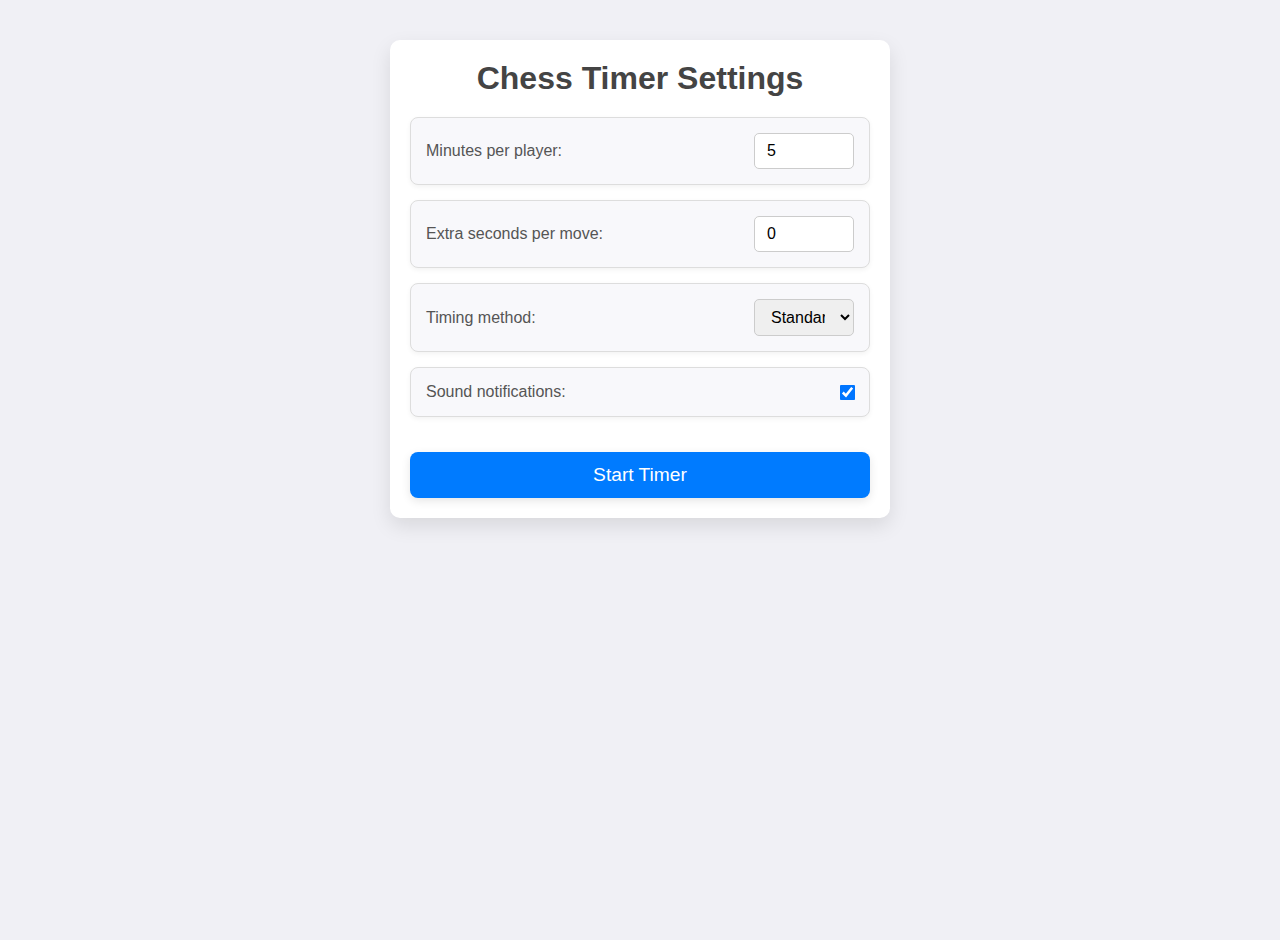
<file: index.html>
<!DOCTYPE html>
<html lang="en">
<head>
    <meta charset="UTF-8">
    <meta name="viewport" content="width=device-width, initial-scale=1.0">
    <title>Chess Timer - Setup</title>
    <link rel="stylesheet" href="styles.css">
</head>
<body>
    <div id="menu">
        <h2>Chess Timer Settings</h2>
        
        <div class="setting">
            <label for="minutesPerPlayer">Minutes per player:</label>
            <input type="number" id="minutesPerPlayer" value="5" min="1" step="1">
        </div>

        <div class="setting">
            <label for="extraSeconds">Extra seconds per move:</label>
            <input type="number" id="extraSeconds" value="0" min="0" step="1">
        </div>

        <div class="setting">
            <label for="timingMethod">Timing method:</label>
            <select id="timingMethod">
                <option value="standard">Standard</option>
                <option value="fischer">Fischer</option>
            </select>
        </div>

        <div class="setting">
            <label for="soundNotifications">Sound notifications:</label>
            <input type="checkbox" id="soundNotifications" checked>
        </div>

        <button id="startButton">Start Timer</button>
    </div>

    <script>
        document.addEventListener('DOMContentLoaded', () => {
            const startButton = document.getElementById('startButton');
            const minutesPerPlayerInput = document.getElementById('minutesPerPlayer');
            const extraSecondsInput = document.getElementById('extraSeconds');
            const timingMethodInput = document.getElementById('timingMethod');
            const soundNotificationsInput = document.getElementById('soundNotifications');

            startButton.addEventListener('click', () => {
                const minutesPerPlayer = minutesPerPlayerInput.value;
                const extraSeconds = extraSecondsInput.value;
                const timingMethod = timingMethodInput.value;
                const soundNotifications = soundNotificationsInput.checked;

                // Pass the settings to the timer page
                window.localStorage.setItem('minutesPerPlayer', minutesPerPlayer);
                window.localStorage.setItem('extraSeconds', extraSeconds);
                window.localStorage.setItem('timingMethod', timingMethod);
                window.localStorage.setItem('soundNotifications', soundNotifications);

                // Navigate to the timer page
                window.location.href = 'timer.html';
            });
        });
    </script>
</body>
</html>
</file>
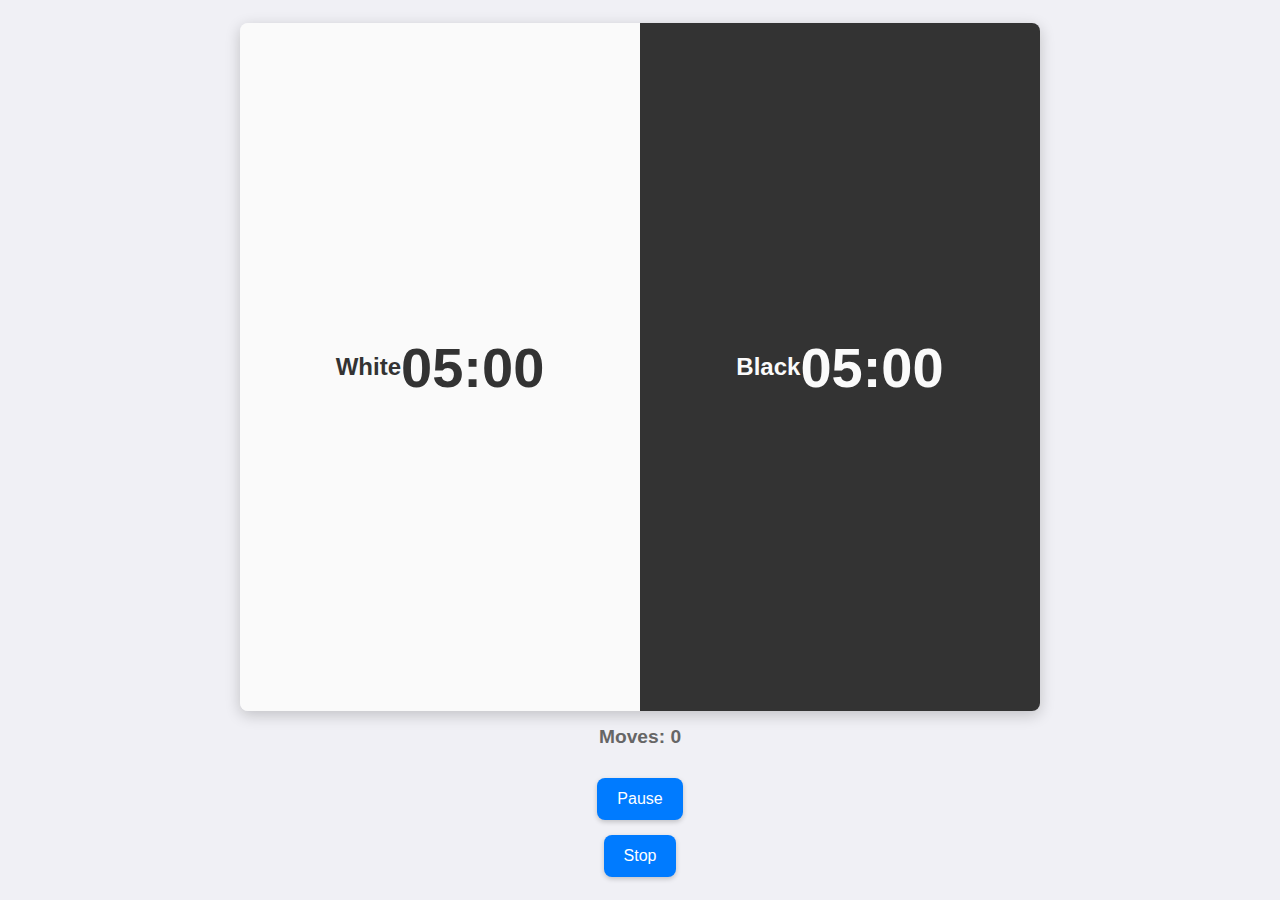
<file: timer.html>
<!DOCTYPE html>
<html lang="en">
<head>
    <meta charset="UTF-8">
    <meta name="viewport" content="width=device-width, initial-scale=1.0">
    <title>Chess Timer</title>
    <link rel="stylesheet" href="styles.css">
</head>
<body>
    <div id="game">
        <div id="container">
            <div id="white" class="half">
                <h2>White</h2>
                <div id="whiteTime" class="timer">00:00</div>
            </div>
            <div id="black" class="half">
                <h2>Black</h2>
                <div id="blackTime" class="timer">00:00</div>
            </div>
        </div>

        <div id="moveCountDisplay">Moves: 0</div>
        <div id="statusMessage"></div>

        <button id="pauseButton">Pause</button>
        <button id="stopButton">Stop</button>
    </div>

    <script>
        document.addEventListener('DOMContentLoaded', () => {
            const minutesPerPlayer = parseInt(window.localStorage.getItem('minutesPerPlayer')) || 5;
            const extraSeconds = parseInt(window.localStorage.getItem('extraSeconds')) || 0;
            const soundNotificationsEnabled = window.localStorage.getItem('soundNotifications') === 'true';

            let whiteTimeRemaining = minutesPerPlayer * 60;
            let blackTimeRemaining = minutesPerPlayer * 60;
            let moveCount = 0;
            let currentPlayer = 'white';
            let whiteInterval, blackInterval;
            let isPaused = false;

            const whiteTimer = document.getElementById('whiteTime');
            const blackTimer = document.getElementById('blackTime');
            const moveCountDisplay = document.getElementById('moveCountDisplay');
            const pauseButton = document.getElementById('pauseButton');
            const stopButton = document.getElementById('stopButton');
            const statusMessage = document.getElementById('statusMessage');
            const whiteDiv = document.getElementById('white');
            const blackDiv = document.getElementById('black');

            function playSound() {
                if (soundNotificationsEnabled) {
                    const audio = new Audio('notification-sound.mp3');
                    audio.play();
                }
            }

            function startTimer() {
                if (isPaused) return;
                stopTimers();

                if (currentPlayer === 'white') {
                    whiteInterval = setInterval(() => {
                        if (!isPaused) {
                            whiteTimeRemaining--;
                            updateDisplay();
                            if (whiteTimeRemaining <= 0) {
                                endGame('Black');
                            }
                        }
                    }, 1000);
                } else {
                    blackInterval = setInterval(() => {
                        if (!isPaused) {
                            blackTimeRemaining--;
                            updateDisplay();
                            if (blackTimeRemaining <= 0) {
                                endGame('White');
                            }
                        }
                    }, 1000);
                }
            }

            function stopTimers() {
                clearInterval(whiteInterval);
                clearInterval(blackInterval);
            }

            function updateDisplay() {
                whiteTimer.textContent = formatTime(whiteTimeRemaining);
                blackTimer.textContent = formatTime(blackTimeRemaining);
                moveCountDisplay.textContent = `Moves: ${moveCount}`;
            }

            function formatTime(timeInSeconds) {
                const minutes = Math.floor(timeInSeconds / 60);
                const seconds = timeInSeconds % 60;
                return `${String(minutes).padStart(2, '0')}:${String(seconds).padStart(2, '0')}`;
            }

            function endGame(winner) {
                stopTimers();
                statusMessage.textContent = `${winner} Won!!! Congratulations!`;
                if (winner === 'Black') {
                    blackDiv.style.width = "100%";
                    whiteDiv.style.width = "0%";
                } else {
                    whiteDiv.style.width = "100%";
                    blackDiv.style.width = "0%";
                }
            }

            whiteDiv.addEventListener('click', () => {
                if (currentPlayer === 'white') {
                    moveCount++;
                    currentPlayer = 'black';
                    playSound();
                    startTimer();
                }
            });

            blackDiv.addEventListener('click', () => {
                if (currentPlayer === 'black') {
                    currentPlayer = 'white';
                    playSound();
                    startTimer();
                }
            });

            pauseButton.addEventListener('click', () => {
                isPaused = !isPaused;
                if (!isPaused) startTimer();
            });

            stopButton.addEventListener('click', () => {
                stopTimers();
                statusMessage.textContent = "Game Stopped!";
                whiteDiv.style.width = "50%";
                blackDiv.style.width = "50%";
            });

            // Initialize the game
            updateDisplay();
            startTimer();
        });
    </script>
</body>
</html>
</file>
<file: styles.css>
/* Base styling */
* {
    margin: 0;
    padding: 0;
    box-sizing: border-box;
}

body, html {
    height: 100%;
    font-family: Arial, sans-serif;
    background-color: #f0f0f5; /* Soft background for better contrast */
    color: #333;
}

/* Menu Container */
#menu {
    display: flex;
    flex-direction: column;
    align-items: center;
    justify-content: center;
    width: 100%;
    max-width: 500px;
    padding: 20px;
    margin: 40px auto;
    border-radius: 10px;
    box-shadow: 0 8px 20px rgba(0, 0, 0, 0.1);
    background-color: #fff;
    text-align: center;
}

/* Title */
#menu h2 {
    font-size: 2em;
    color: #444;
    margin-bottom: 20px;
}

/* Setting Boxes */
.setting {
    display: flex;
    align-items: center;
    justify-content: space-between;
    width: 100%;
    padding: 15px;
    margin-bottom: 15px;
    background-color: #f8f8fb; /* Light box background */
    border: 1px solid #ddd;
    border-radius: 8px;
    box-shadow: 0 2px 5px rgba(0, 0, 0, 0.05);
    transition: transform 0.2s ease, box-shadow 0.2s ease;
}

/* Hover Effect for Setting Boxes */
.setting:hover {
    transform: translateY(-3px);
    box-shadow: 0 5px 15px rgba(0, 0, 0, 0.1);
    background-color: #f0f0f7;
}

/* Label Styling */
.setting label {
    font-size: 1em;
    color: #555;
}

/* Input Styling */
input[type="number"], select {
    padding: 8px 12px;
    font-size: 1em;
    border: 1px solid #ccc;
    border-radius: 5px;
    width: 100px;
    transition: border-color 0.2s ease;
}

/* Focus Effect for Inputs */
input[type="number"]:focus, select:focus {
    border-color: #007bff;
    outline: none;
}

/* Checkbox Styling */
input[type="checkbox"] {
    transform: scale(1.2);
}

/* Start Button Styling */
#startButton {
    padding: 12px 20px;
    font-size: 1.2em;
    border: none;
    border-radius: 8px;
    cursor: pointer;
    background-color: #007bff;
    color: white;
    margin-top: 20px;
    width: 100%;
    transition: background-color 0.3s ease, transform 0.2s ease;
    box-shadow: 0 3px 10px rgba(0, 0, 0, 0.1);
}

#startButton:hover {
    background-color: #0056b3;
    transform: translateY(-2px);
}

#startButton:active {
    transform: translateY(1px);
    box-shadow: 0 2px 5px rgba(0, 0, 0, 0.2);
}

/* Game Container and Layout */
#game {
    display: flex;
    flex-direction: column;
    align-items: center;
    justify-content: center;
    height: 100%;
    padding: 20px;
}

#container {
    display: flex;
    width: 100%;
    height: 80%;
    box-shadow: 0 4px 15px rgba(0, 0, 0, 0.2);
    border-radius: 8px;
    overflow: hidden;
    max-width: 800px;
}

/* Half-panel styles for white and black timers */
.half {
    flex: 1;
    display: flex;
    align-items: center;
    justify-content: center;
    cursor: pointer;
    transition: background-color 0.3s ease, transform 0.2s;
}

#white {
    background-color: #fafafa;
    color: #333;
}

#black {
    background-color: #333;
    color: #fafafa;
}

.half:hover {
    transform: scale(1.02);
}

.timer {
    font-size: 3.5em;
    font-weight: bold;
}

/* Move Count and Status Message */
#moveCountDisplay, #statusMessage {
    margin-top: 15px;
    font-weight: bold;
}

#moveCountDisplay {
    font-size: 1.2em;
    color: #666;
}

#statusMessage {
    font-size: 1.8em;
    color: #d9534f; /* Accent color for status message */
    text-align: center;
}

/* Button Styles */
button {
    padding: 12px 20px;
    font-size: 1em;
    border: none;
    border-radius: 8px;
    cursor: pointer;
    background-color: #007bff;
    color: white;
    margin-top: 15px;
    transition: background-color 0.3s, transform 0.2s;
    box-shadow: 0 2px 5px rgba(0, 0, 0, 0.2);
}

button:hover {
    background-color: #0056b3;
    transform: translateY(-2px);
}

button:active {
    transform: translateY(1px);
    box-shadow: 0 1px 3px rgba(0, 0, 0, 0.2);
}

/* Hover Effects */
#white:hover {
    background-color: #e6e6e6;
}

#black:hover {
    background-color: #555;
}

/* Responsive Layout Adjustments */
@media (max-width: 768px) {
    #container {
        flex-direction: column;
        height: auto;
    }

    .timer {
        font-size: 3em;
    }

    input[type="number"], select {
        width: 100%;
    }

    #menu {
        width: 90%;
        padding: 15px;
    }

    #moveCountDisplay, #statusMessage {
        font-size: 1.2em;
    }
}
</file>
